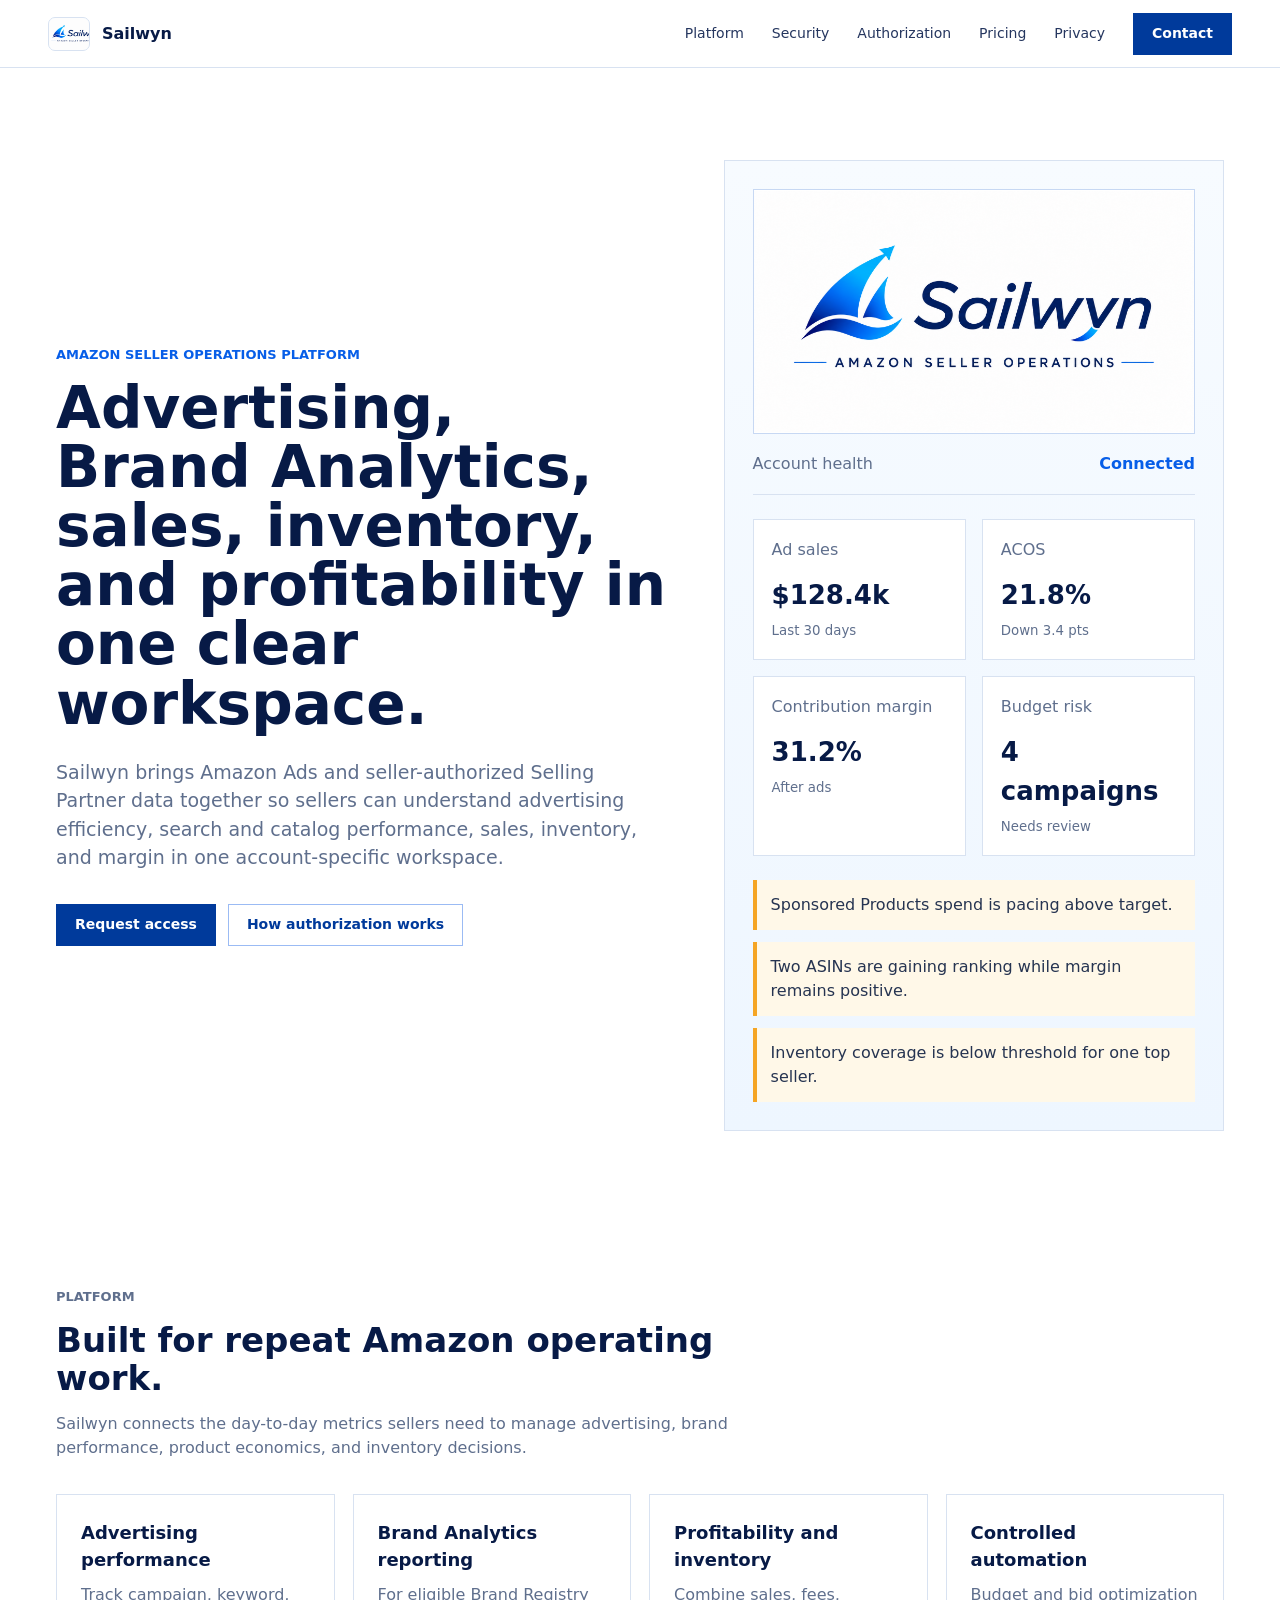
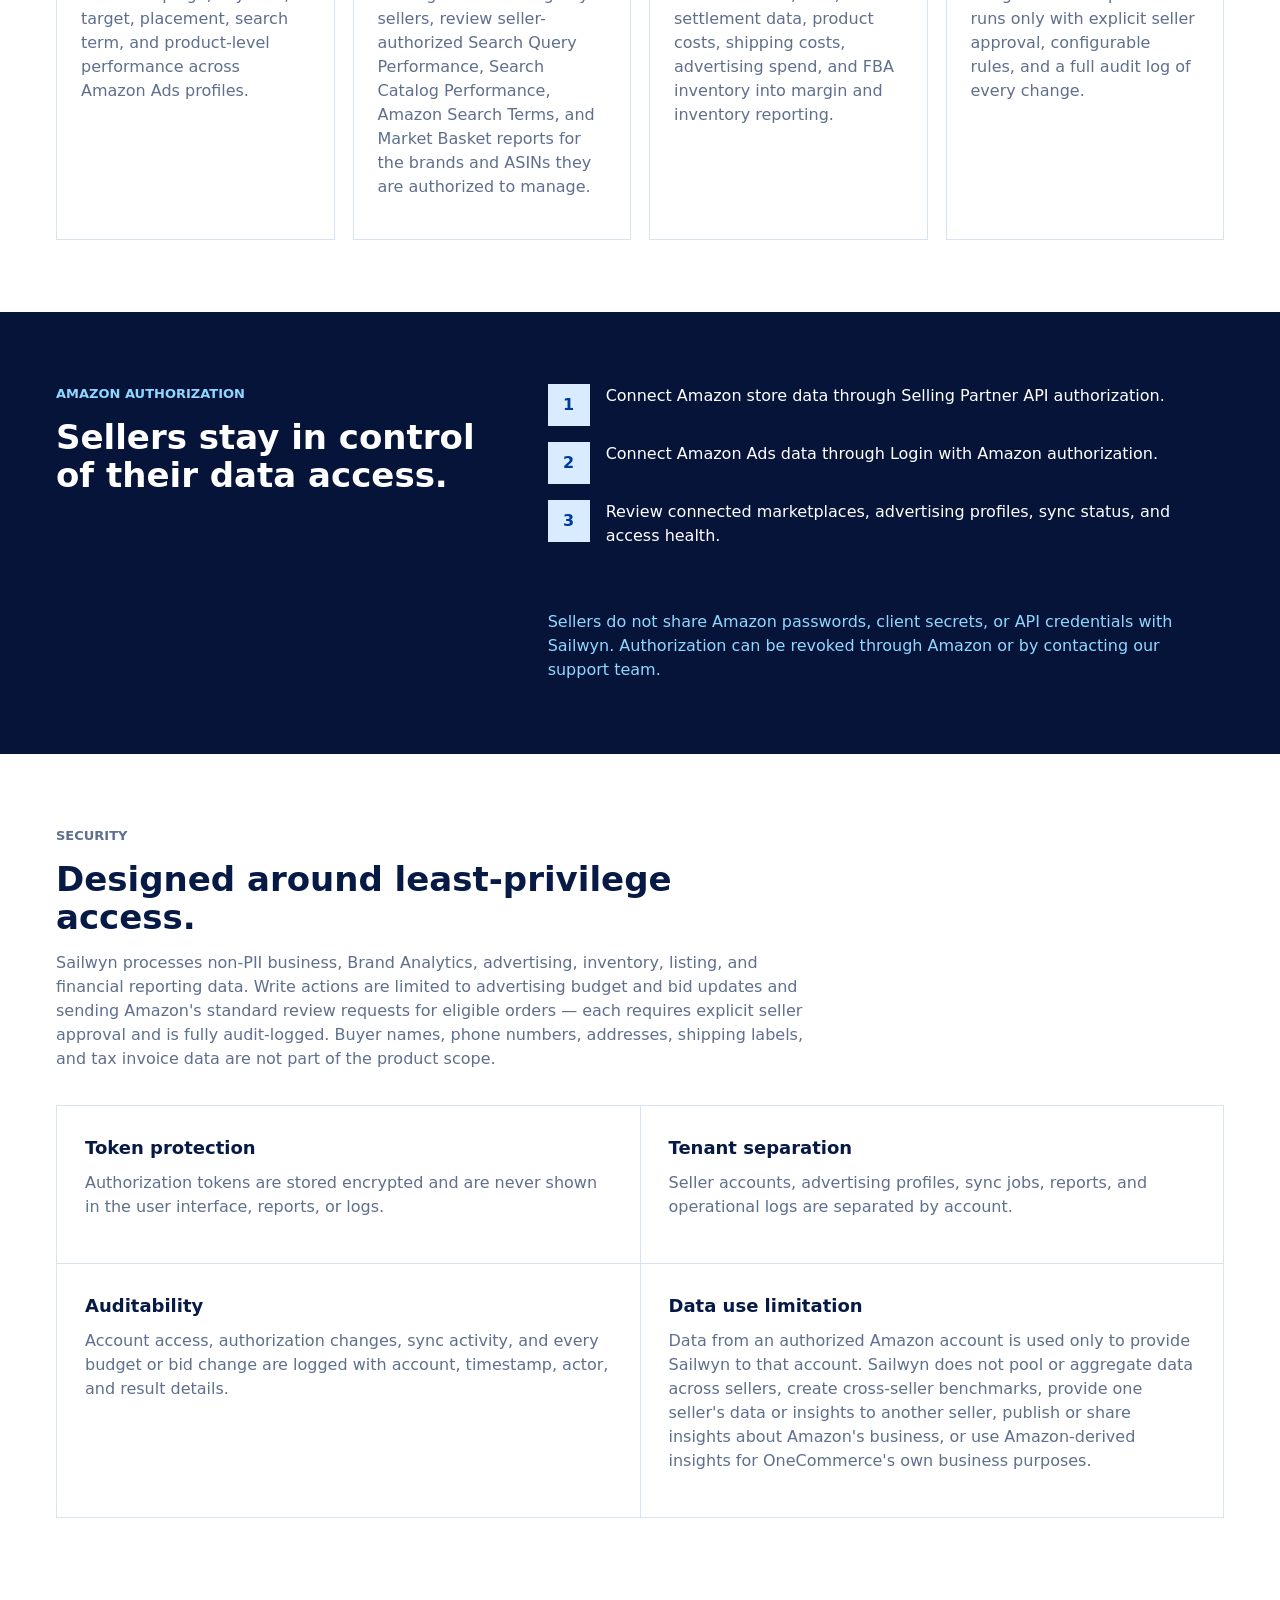
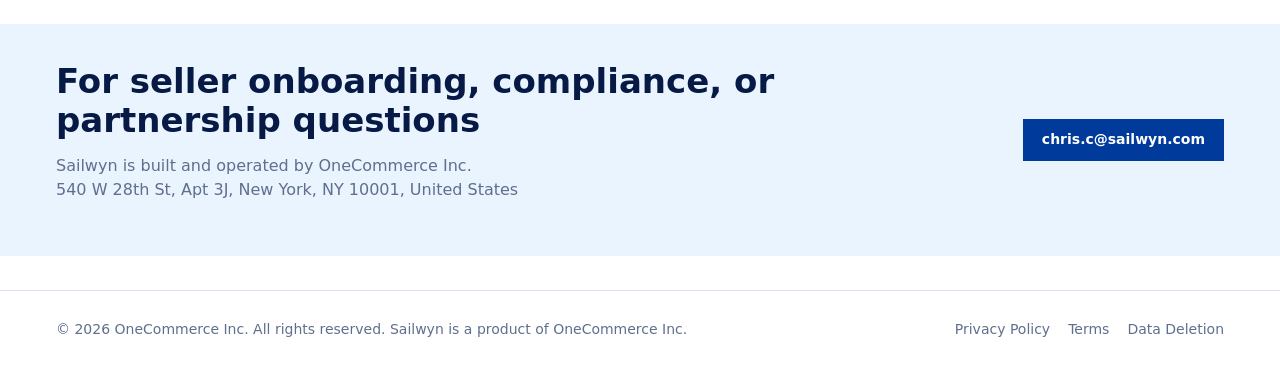
<file: index.html>
<!doctype html>
<html lang="en">
  <head>
    <meta charset="utf-8">
    <meta name="viewport" content="width=device-width, initial-scale=1">
    <title>Sailwyn | Amazon Advertising and Business Intelligence</title>
    <meta name="description" content="Sailwyn helps Amazon sellers connect advertising, sales, inventory, and profitability data in one operational dashboard.">
    <link rel="canonical" href="https://sailwyn.com/">
    <link rel="stylesheet" href="styles.css">
  </head>
  <body>
    <header class="site-header">
      <a class="brand" href="/" aria-label="Sailwyn home">
        <img class="brand-icon" src="assets/sailwyn-logo.png" alt="" aria-hidden="true">
        <span>Sailwyn</span>
      </a>
      <nav class="nav" aria-label="Main navigation">
        <a href="#platform">Platform</a>
        <a href="#security">Security</a>
        <a href="#authorization">Authorization</a>
        <a href="pricing.html">Pricing</a>
        <a href="privacy.html">Privacy</a>
        <a class="nav-button" href="mailto:chris.c@sailwyn.com">Contact</a>
      </nav>
    </header>

    <main>
      <section class="hero">
        <div class="hero-content">
          <p class="eyebrow">Amazon seller operations platform</p>
          <h1>Advertising, Brand Analytics, sales, inventory, and profitability in one clear workspace.</h1>
          <p class="hero-copy">
            Sailwyn brings Amazon Ads and seller-authorized Selling Partner data together so sellers can understand advertising efficiency, search and catalog performance, sales, inventory, and margin in one account-specific workspace.
          </p>
          <div class="hero-actions">
            <a class="primary-button" href="mailto:chris.c@sailwyn.com">Request access</a>
            <a class="secondary-button" href="#authorization">How authorization works</a>
          </div>
        </div>
        <div class="hero-panel" aria-label="Platform snapshot">
          <div class="hero-logo-card">
            <img src="assets/sailwyn-logo.png" alt="Sailwyn logo">
          </div>
          <div class="panel-header">
            <span>Account health</span>
            <strong>Connected</strong>
          </div>
          <div class="metric-grid">
            <div>
              <span>Ad sales</span>
              <strong>$128.4k</strong>
              <small>Last 30 days</small>
            </div>
            <div>
              <span>ACOS</span>
              <strong>21.8%</strong>
              <small>Down 3.4 pts</small>
            </div>
            <div>
              <span>Contribution margin</span>
              <strong>31.2%</strong>
              <small>After ads</small>
            </div>
            <div>
              <span>Budget risk</span>
              <strong>4 campaigns</strong>
              <small>Needs review</small>
            </div>
          </div>
          <div class="signal-list">
            <span>Sponsored Products spend is pacing above target.</span>
            <span>Two ASINs are gaining ranking while margin remains positive.</span>
            <span>Inventory coverage is below threshold for one top seller.</span>
          </div>
        </div>
      </section>

      <section class="section" id="platform">
        <div class="section-heading">
          <p class="eyebrow">Platform</p>
          <h2>Built for repeat Amazon operating work.</h2>
          <p>Sailwyn connects the day-to-day metrics sellers need to manage advertising, brand performance, product economics, and inventory decisions.</p>
        </div>
        <div class="feature-grid">
          <article class="feature-card">
            <h3>Advertising performance</h3>
            <p>Track campaign, keyword, target, placement, search term, and product-level performance across Amazon Ads profiles.</p>
          </article>
          <article class="feature-card">
            <h3>Brand Analytics reporting</h3>
            <p>For eligible Brand Registry sellers, review seller-authorized Search Query Performance, Search Catalog Performance, Amazon Search Terms, and Market Basket reports for the brands and ASINs they are authorized to manage.</p>
          </article>
          <article class="feature-card">
            <h3>Profitability and inventory</h3>
            <p>Combine sales, fees, settlement data, product costs, shipping costs, advertising spend, and FBA inventory into margin and inventory reporting.</p>
          </article>
          <article class="feature-card">
            <h3>Controlled automation</h3>
            <p>Budget and bid optimization runs only with explicit seller approval, configurable rules, and a full audit log of every change.</p>
          </article>
        </div>
      </section>

      <section class="band" id="authorization">
        <div class="band-content">
          <div>
            <p class="eyebrow">Amazon authorization</p>
            <h2>Sellers stay in control of their data access.</h2>
          </div>
          <div class="steps">
            <div>
              <span>1</span>
              <p>Connect Amazon store data through Selling Partner API authorization.</p>
            </div>
            <div>
              <span>2</span>
              <p>Connect Amazon Ads data through Login with Amazon authorization.</p>
            </div>
            <div>
              <span>3</span>
              <p>Review connected marketplaces, advertising profiles, sync status, and access health.</p>
            </div>
          </div>
          <p class="note">
            Sellers do not share Amazon passwords, client secrets, or API credentials with Sailwyn. Authorization can be revoked through Amazon or by contacting our support team.
          </p>
        </div>
      </section>

      <section class="section" id="security">
        <div class="section-heading">
          <p class="eyebrow">Security</p>
          <h2>Designed around least-privilege access.</h2>
          <p>Sailwyn processes non-PII business, Brand Analytics, advertising, inventory, listing, and financial reporting data. Write actions are limited to advertising budget and bid updates and sending Amazon's standard review requests for eligible orders — each requires explicit seller approval and is fully audit-logged. Buyer names, phone numbers, addresses, shipping labels, and tax invoice data are not part of the product scope.</p>
        </div>
        <div class="security-list">
          <div>
            <h3>Token protection</h3>
            <p>Authorization tokens are stored encrypted and are never shown in the user interface, reports, or logs.</p>
          </div>
          <div>
            <h3>Tenant separation</h3>
            <p>Seller accounts, advertising profiles, sync jobs, reports, and operational logs are separated by account.</p>
          </div>
          <div>
            <h3>Auditability</h3>
            <p>Account access, authorization changes, sync activity, and every budget or bid change are logged with account, timestamp, actor, and result details.</p>
          </div>
          <div>
            <h3>Data use limitation</h3>
            <p>Data from an authorized Amazon account is used only to provide Sailwyn to that account. Sailwyn does not pool or aggregate data across sellers, create cross-seller benchmarks, provide one seller's data or insights to another seller, publish or share insights about Amazon's business, or use Amazon-derived insights for OneCommerce's own business purposes.</p>
          </div>
        </div>
      </section>

      <section class="contact-strip">
        <div>
          <h2>For seller onboarding, compliance, or partnership questions</h2>
          <p>Sailwyn is built and operated by OneCommerce Inc.<br>540 W 28th St, Apt 3J, New York, NY 10001, United States</p>
        </div>
        <a class="primary-button" href="mailto:chris.c@sailwyn.com">chris.c@sailwyn.com</a>
      </section>
    </main>

    <footer class="footer">
      <span>&copy; 2026 OneCommerce Inc. All rights reserved. Sailwyn is a product of OneCommerce Inc.</span>
      <div>
        <a href="privacy.html">Privacy Policy</a>
        <a href="terms.html">Terms</a>
        <a href="data-deletion.html">Data Deletion</a>
      </div>
    </footer>
  </body>
</html>
</file>
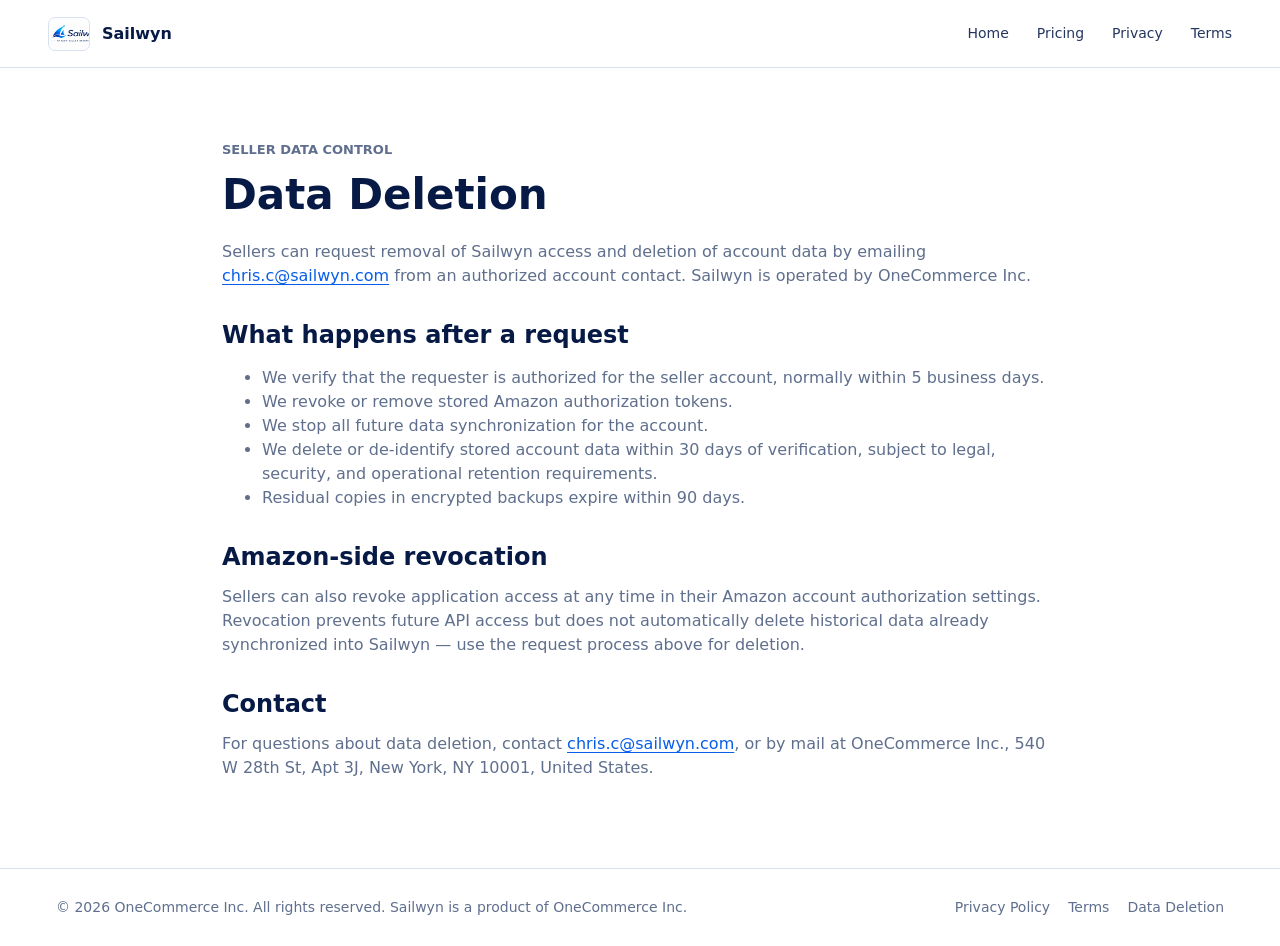
<file: data-deletion.html>
<!doctype html>
<html lang="en">
  <head>
    <meta charset="utf-8">
    <meta name="viewport" content="width=device-width, initial-scale=1">
    <title>Data Deletion | Sailwyn</title>
    <meta name="description" content="How to request deletion of Sailwyn account data.">
    <link rel="stylesheet" href="styles.css">
  </head>
  <body>
    <header class="site-header">
      <a class="brand" href="/">
        <img class="brand-icon" src="assets/sailwyn-logo.png" alt="" aria-hidden="true">
        <span>Sailwyn</span>
      </a>
      <nav class="nav" aria-label="Main navigation">
        <a href="/">Home</a>
        <a href="pricing.html">Pricing</a>
        <a href="privacy.html">Privacy</a>
        <a href="terms.html">Terms</a>
      </nav>
    </header>
    <main class="legal-page">
      <p class="eyebrow">Seller data control</p>
      <h1>Data Deletion</h1>
      <p>Sellers can request removal of Sailwyn access and deletion of account data by emailing <a href="mailto:chris.c@sailwyn.com">chris.c@sailwyn.com</a> from an authorized account contact. Sailwyn is operated by OneCommerce Inc.</p>

      <h2>What happens after a request</h2>
      <ul>
        <li>We verify that the requester is authorized for the seller account, normally within 5 business days.</li>
        <li>We revoke or remove stored Amazon authorization tokens.</li>
        <li>We stop all future data synchronization for the account.</li>
        <li>We delete or de-identify stored account data within 30 days of verification, subject to legal, security, and operational retention requirements.</li>
        <li>Residual copies in encrypted backups expire within 90 days.</li>
      </ul>

      <h2>Amazon-side revocation</h2>
      <p>Sellers can also revoke application access at any time in their Amazon account authorization settings. Revocation prevents future API access but does not automatically delete historical data already synchronized into Sailwyn — use the request process above for deletion.</p>

      <h2>Contact</h2>
      <p>For questions about data deletion, contact <a href="mailto:chris.c@sailwyn.com">chris.c@sailwyn.com</a>, or by mail at OneCommerce Inc., 540 W 28th St, Apt 3J, New York, NY 10001, United States.</p>
    </main>
    <footer class="footer">
      <span>&copy; 2026 OneCommerce Inc. All rights reserved. Sailwyn is a product of OneCommerce Inc.</span>
      <div>
        <a href="privacy.html">Privacy Policy</a>
        <a href="terms.html">Terms</a>
        <a href="data-deletion.html">Data Deletion</a>
      </div>
    </footer>
  </body>
</html>
</file>
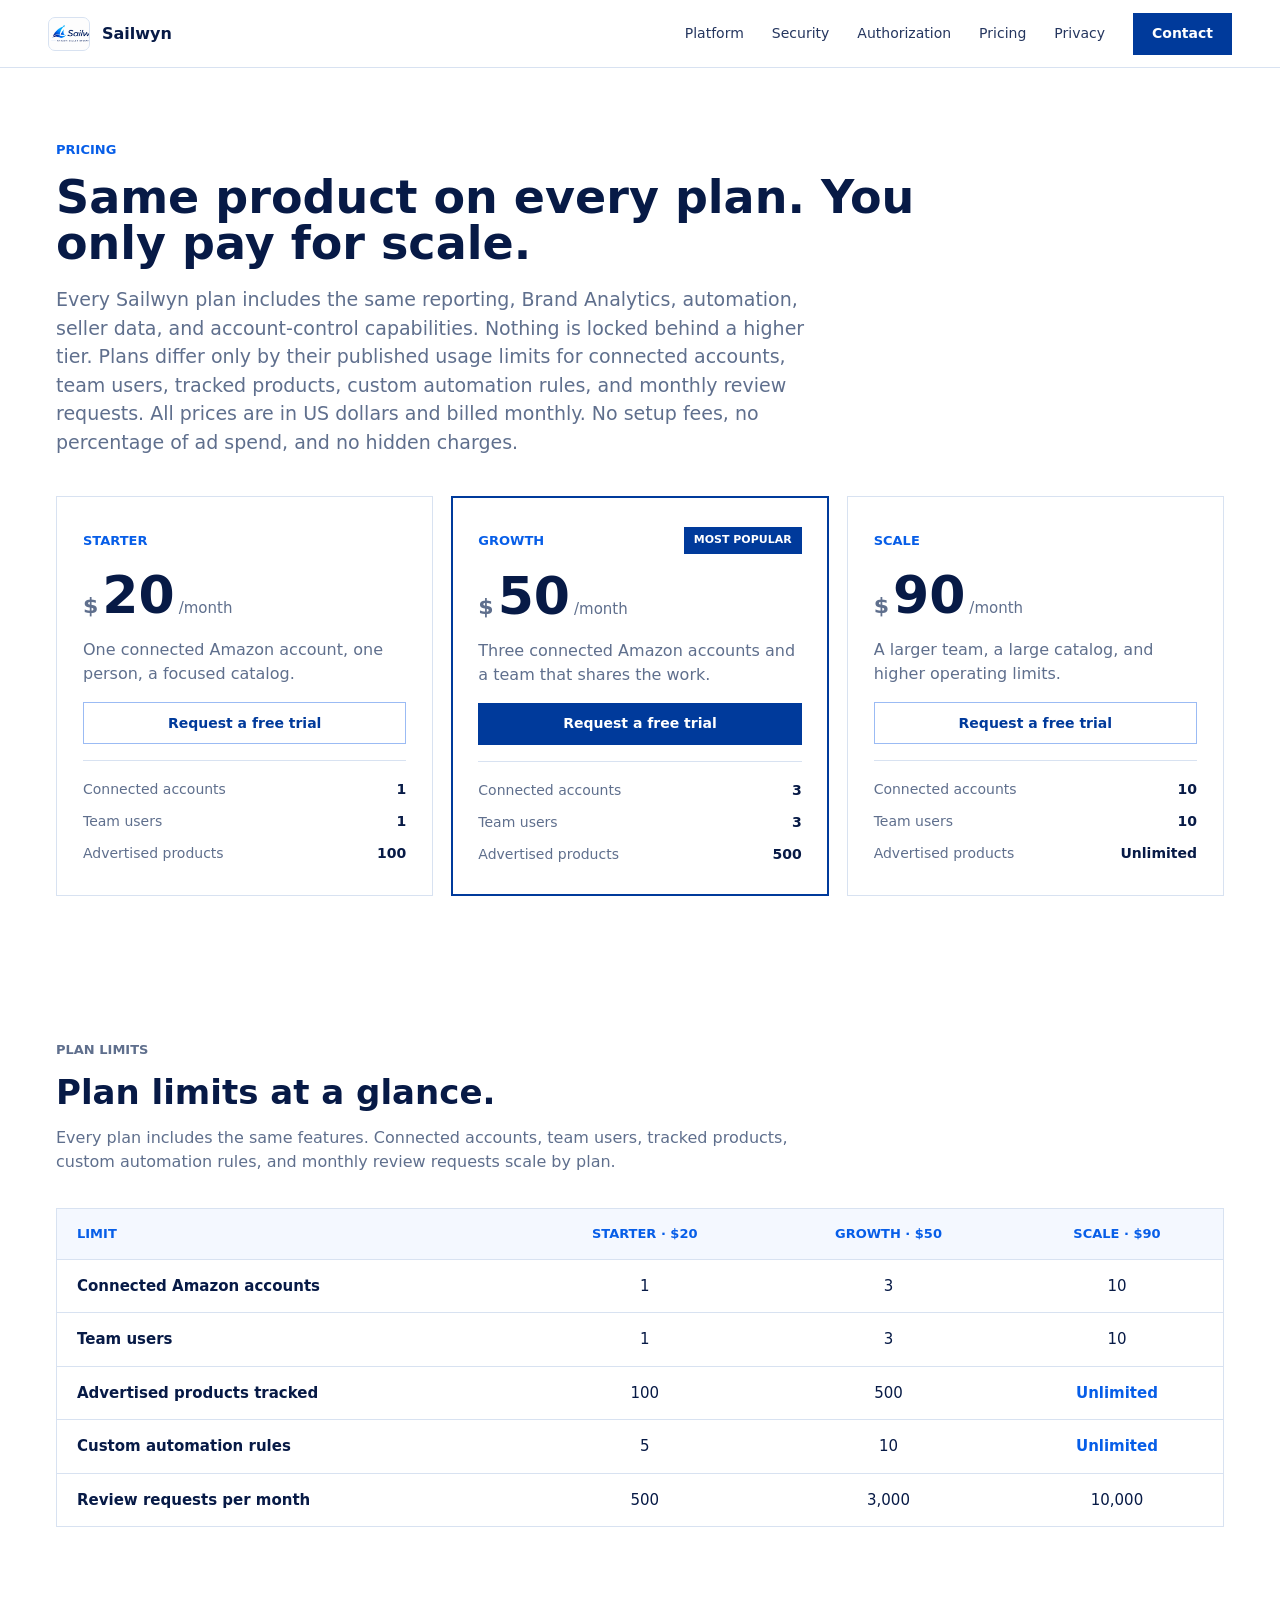
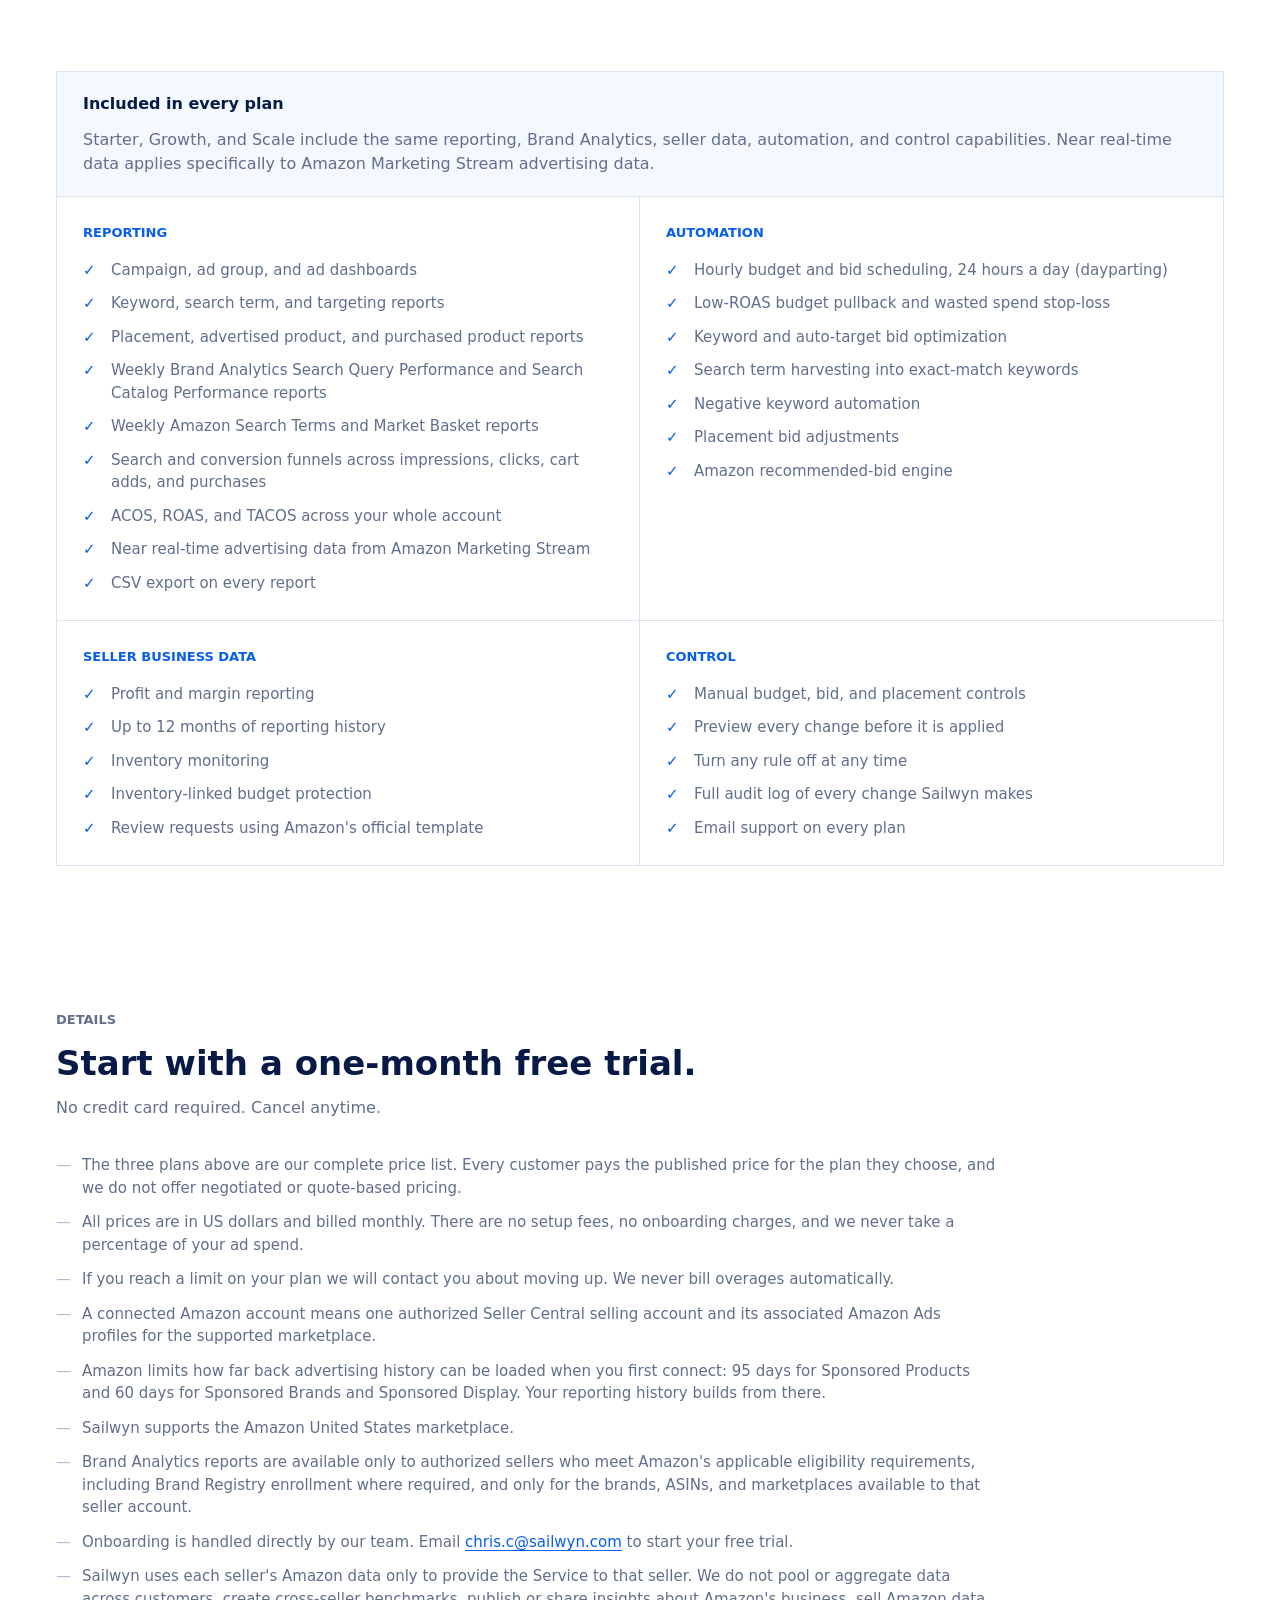
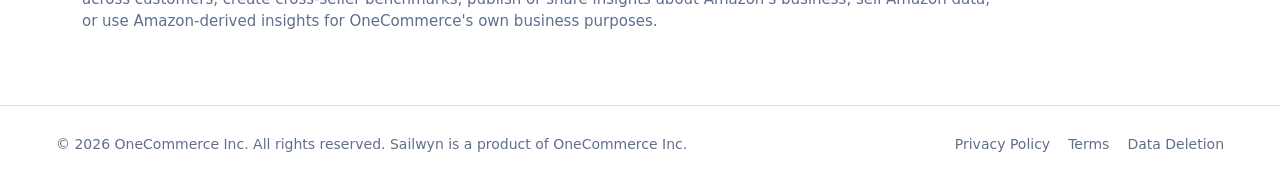
<file: pricing.html>
<!doctype html>
<html lang="en">
  <head>
    <meta charset="utf-8">
    <meta name="viewport" content="width=device-width, initial-scale=1">
    <title>Pricing | Sailwyn</title>
    <meta name="description" content="Sailwyn pricing: $20, $50, or $90 per month. Every plan includes the same reporting, Brand Analytics, automation, seller data, and control features.">
    <link rel="canonical" href="https://sailwyn.com/pricing.html">
    <link rel="stylesheet" href="styles.css">
  </head>
  <body>
    <header class="site-header">
      <a class="brand" href="/" aria-label="Sailwyn home">
        <img class="brand-icon" src="assets/sailwyn-logo.png" alt="" aria-hidden="true">
        <span>Sailwyn</span>
      </a>
      <nav class="nav" aria-label="Main navigation">
        <a href="/#platform">Platform</a>
        <a href="/#security">Security</a>
        <a href="/#authorization">Authorization</a>
        <a href="pricing.html">Pricing</a>
        <a href="privacy.html">Privacy</a>
        <a class="nav-button" href="mailto:chris.c@sailwyn.com">Contact</a>
      </nav>
    </header>

    <main>
      <section class="page-head">
        <p class="eyebrow">Pricing</p>
        <h1>Same product on every plan. You only pay for scale.</h1>
        <p class="page-lede">
          Every Sailwyn plan includes the same reporting, Brand Analytics, automation, seller data, and account-control capabilities. Nothing is locked behind a higher tier. Plans differ only by their published usage limits for connected accounts, team users, tracked products, custom automation rules, and monthly review requests. All prices are in US dollars and billed monthly. No setup fees, no percentage of ad spend, and no hidden charges.
        </p>
      </section>

      <section class="section">
        <div class="plan-grid">

          <article class="plan-card">
            <div class="plan-top">
              <span class="plan-name">Starter</span>
            </div>
            <p class="plan-price">
              <span class="currency">$</span><span class="amount">20</span><span class="period">/month</span>
            </p>
            <p class="plan-desc">One connected Amazon account, one person, a focused catalog.</p>
            <a class="secondary-button plan-button" href="mailto:chris.c@sailwyn.com?subject=Sailwyn%20Starter%20Free%20Trial%20Request">Request a free trial</a>
            <ul class="plan-specs">
              <li><span>Connected accounts</span><strong>1</strong></li>
              <li><span>Team users</span><strong>1</strong></li>
              <li><span>Advertised products</span><strong>100</strong></li>
            </ul>
          </article>

          <article class="plan-card featured">
            <div class="plan-top">
              <span class="plan-name">Growth</span>
              <span class="plan-tag">Most popular</span>
            </div>
            <p class="plan-price">
              <span class="currency">$</span><span class="amount">50</span><span class="period">/month</span>
            </p>
            <p class="plan-desc">Three connected Amazon accounts and a team that shares the work.</p>
            <a class="primary-button plan-button" href="mailto:chris.c@sailwyn.com?subject=Sailwyn%20Growth%20Free%20Trial%20Request">Request a free trial</a>
            <ul class="plan-specs">
              <li><span>Connected accounts</span><strong>3</strong></li>
              <li><span>Team users</span><strong>3</strong></li>
              <li><span>Advertised products</span><strong>500</strong></li>
            </ul>
          </article>

          <article class="plan-card">
            <div class="plan-top">
              <span class="plan-name">Scale</span>
            </div>
            <p class="plan-price">
              <span class="currency">$</span><span class="amount">90</span><span class="period">/month</span>
            </p>
            <p class="plan-desc">A larger team, a large catalog, and higher operating limits.</p>
            <a class="secondary-button plan-button" href="mailto:chris.c@sailwyn.com?subject=Sailwyn%20Scale%20Free%20Trial%20Request">Request a free trial</a>
            <ul class="plan-specs">
              <li><span>Connected accounts</span><strong>10</strong></li>
              <li><span>Team users</span><strong>10</strong></li>
              <li><span>Advertised products</span><strong>Unlimited</strong></li>
            </ul>
          </article>

        </div>
      </section>

      <section class="section">
        <div class="section-heading">
          <p class="eyebrow">Plan limits</p>
          <h2>Plan limits at a glance.</h2>
          <p>Every plan includes the same features. Connected accounts, team users, tracked products, custom automation rules, and monthly review requests scale by plan.</p>
        </div>

        <p class="scroll-hint">Scroll the table sideways to compare all three plans.</p>

        <div class="limits-wrap">
          <table class="limits-table">
            <thead>
              <tr>
                <th scope="col">Limit</th>
                <th scope="col">Starter &middot; $20</th>
                <th scope="col">Growth &middot; $50</th>
                <th scope="col">Scale &middot; $90</th>
              </tr>
            </thead>
            <tbody>
              <tr>
                <th scope="row">Connected Amazon accounts</th>
                <td>1</td><td>3</td><td>10</td>
              </tr>
              <tr>
                <th scope="row">Team users</th>
                <td>1</td><td>3</td><td>10</td>
              </tr>
              <tr>
                <th scope="row">Advertised products tracked</th>
                <td>100</td><td>500</td><td class="limit-max">Unlimited</td>
              </tr>
              <tr>
                <th scope="row">Custom automation rules</th>
                <td>5</td><td>10</td><td class="limit-max">Unlimited</td>
              </tr>
              <tr>
                <th scope="row">Review requests per month</th>
                <td>500</td><td>3,000</td><td>10,000</td>
              </tr>
            </tbody>
          </table>
        </div>
      </section>

      <section class="section">
        <div class="included-wrap">
          <div class="included-head">
            <strong>Included in every plan</strong>
            <span>Starter, Growth, and Scale include the same reporting, Brand Analytics, seller data, automation, and control capabilities. Near real-time data applies specifically to Amazon Marketing Stream advertising data.</span>
          </div>
          <div class="included-grid">

            <div class="included-col">
              <h3>Reporting</h3>
              <ul>
                <li>Campaign, ad group, and ad dashboards</li>
                <li>Keyword, search term, and targeting reports</li>
                <li>Placement, advertised product, and purchased product reports</li>
                <li>Weekly Brand Analytics Search Query Performance and Search Catalog Performance reports</li>
                <li>Weekly Amazon Search Terms and Market Basket reports</li>
                <li>Search and conversion funnels across impressions, clicks, cart adds, and purchases</li>
                <li>ACOS, ROAS, and TACOS across your whole account</li>
                <li>Near real-time advertising data from Amazon Marketing Stream</li>
                <li>CSV export on every report</li>
              </ul>
            </div>

            <div class="included-col">
              <h3>Automation</h3>
              <ul>
                <li>Hourly budget and bid scheduling, 24 hours a day (dayparting)</li>
                <li>Low-ROAS budget pullback and wasted spend stop-loss</li>
                <li>Keyword and auto-target bid optimization</li>
                <li>Search term harvesting into exact-match keywords</li>
                <li>Negative keyword automation</li>
                <li>Placement bid adjustments</li>
                <li>Amazon recommended-bid engine</li>
              </ul>
            </div>

            <div class="included-col">
              <h3>Seller business data</h3>
              <ul>
                <li>Profit and margin reporting</li>
                <li>Up to 12 months of reporting history</li>
                <li>Inventory monitoring</li>
                <li>Inventory-linked budget protection</li>
                <li>Review requests using Amazon's official template</li>
              </ul>
            </div>

            <div class="included-col">
              <h3>Control</h3>
              <ul>
                <li>Manual budget, bid, and placement controls</li>
                <li>Preview every change before it is applied</li>
                <li>Turn any rule off at any time</li>
                <li>Full audit log of every change Sailwyn makes</li>
                <li>Email support on every plan</li>
              </ul>
            </div>

          </div>
        </div>
      </section>

      <section class="section">
        <div class="section-heading">
          <p class="eyebrow">Details</p>
          <h2>Start with a one-month free trial.</h2>
          <p>No credit card required. Cancel anytime.</p>
        </div>
        <div class="fineprint">
          <ul>
            <li>The three plans above are our complete price list. Every customer pays the published price for the plan they choose, and we do not offer negotiated or quote-based pricing.</li>
            <li>All prices are in US dollars and billed monthly. There are no setup fees, no onboarding charges, and we never take a percentage of your ad spend.</li>
            <li>If you reach a limit on your plan we will contact you about moving up. We never bill overages automatically.</li>
            <li>A connected Amazon account means one authorized Seller Central selling account and its associated Amazon Ads profiles for the supported marketplace.</li>
            <li>Amazon limits how far back advertising history can be loaded when you first connect: 95 days for Sponsored Products and 60 days for Sponsored Brands and Sponsored Display. Your reporting history builds from there.</li>
            <li>Sailwyn supports the Amazon United States marketplace.</li>
            <li>Brand Analytics reports are available only to authorized sellers who meet Amazon's applicable eligibility requirements, including Brand Registry enrollment where required, and only for the brands, ASINs, and marketplaces available to that seller account.</li>
            <li>Onboarding is handled directly by our team. Email <a href="mailto:chris.c@sailwyn.com">chris.c@sailwyn.com</a> to start your free trial.</li>
            <li>Sailwyn uses each seller's Amazon data only to provide the Service to that seller. We do not pool or aggregate data across customers, create cross-seller benchmarks, publish or share insights about Amazon's business, sell Amazon data, or use Amazon-derived insights for OneCommerce's own business purposes.</li>
          </ul>
        </div>
      </section>
    </main>

    <footer class="footer">
      <span>&copy; 2026 OneCommerce Inc. All rights reserved. Sailwyn is a product of OneCommerce Inc.</span>
      <div>
        <a href="privacy.html">Privacy Policy</a>
        <a href="terms.html">Terms</a>
        <a href="data-deletion.html">Data Deletion</a>
      </div>
    </footer>

  </body>
</html>
</file>
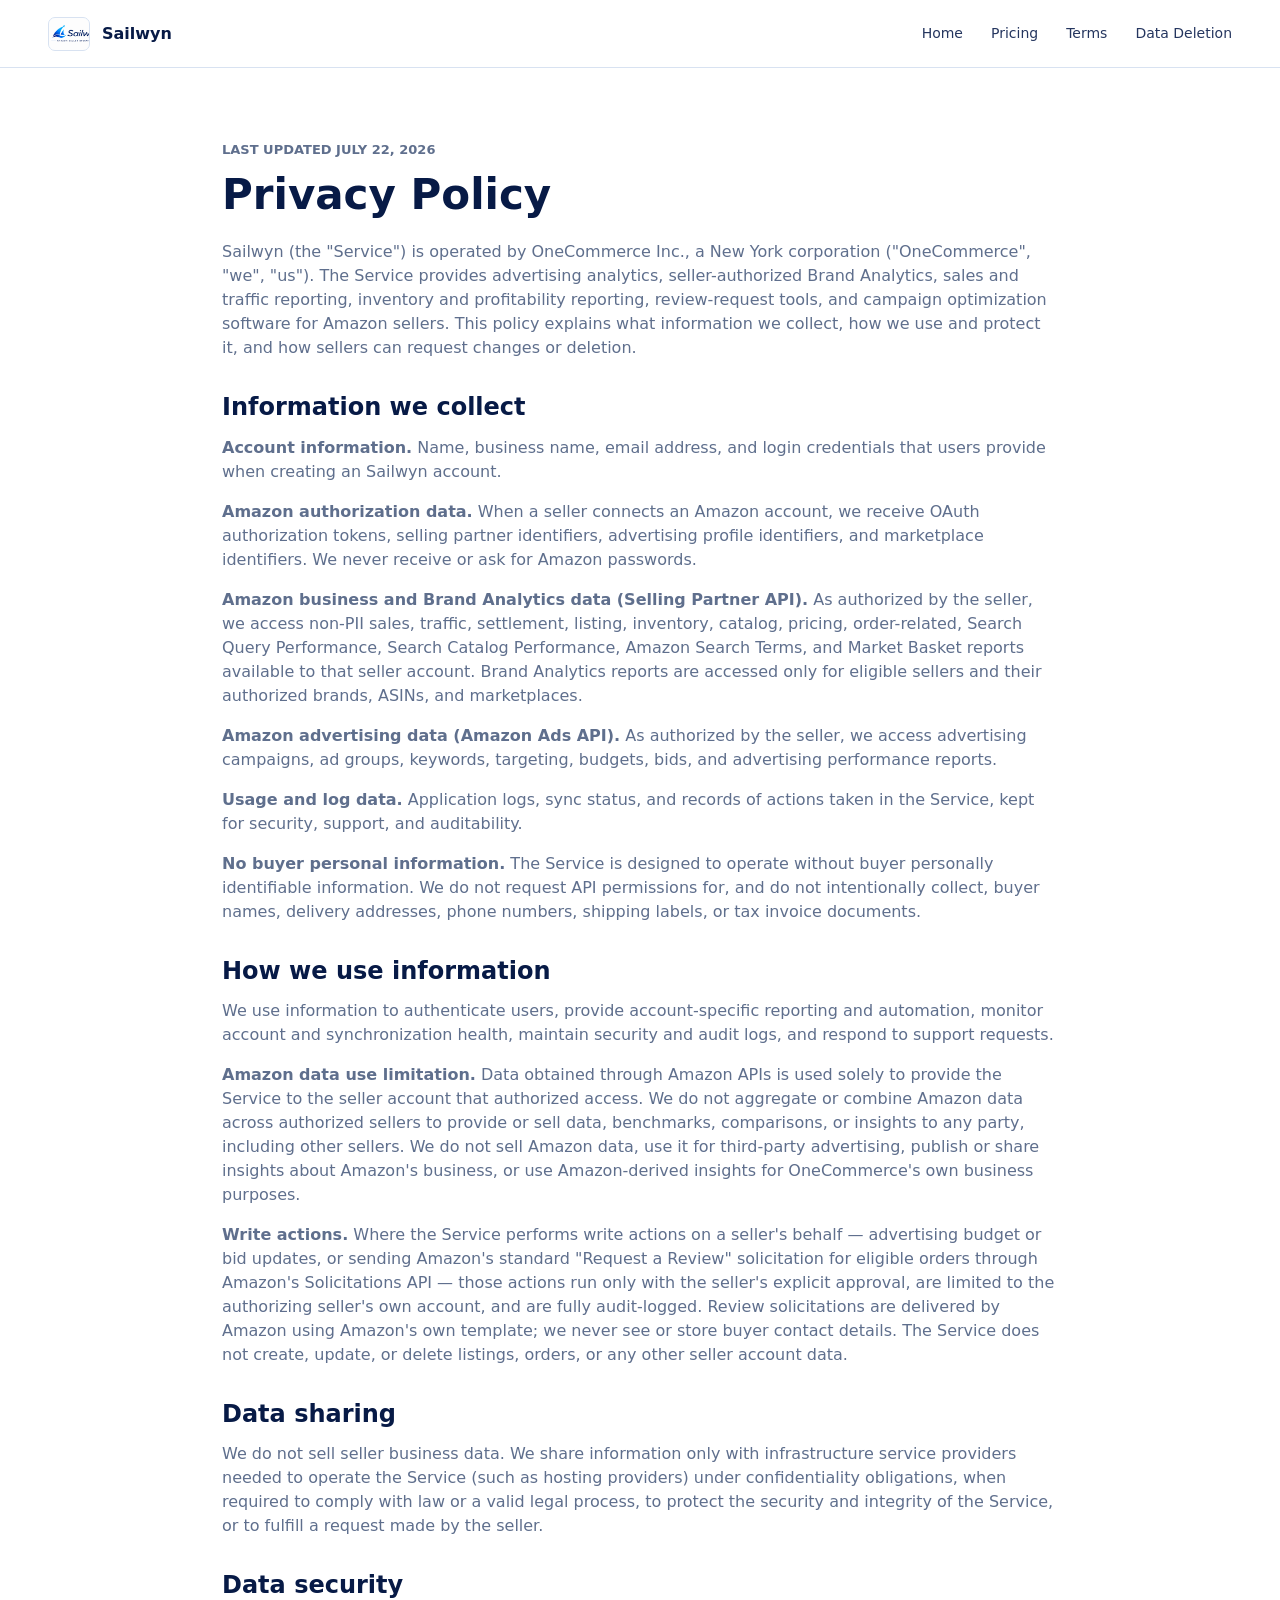
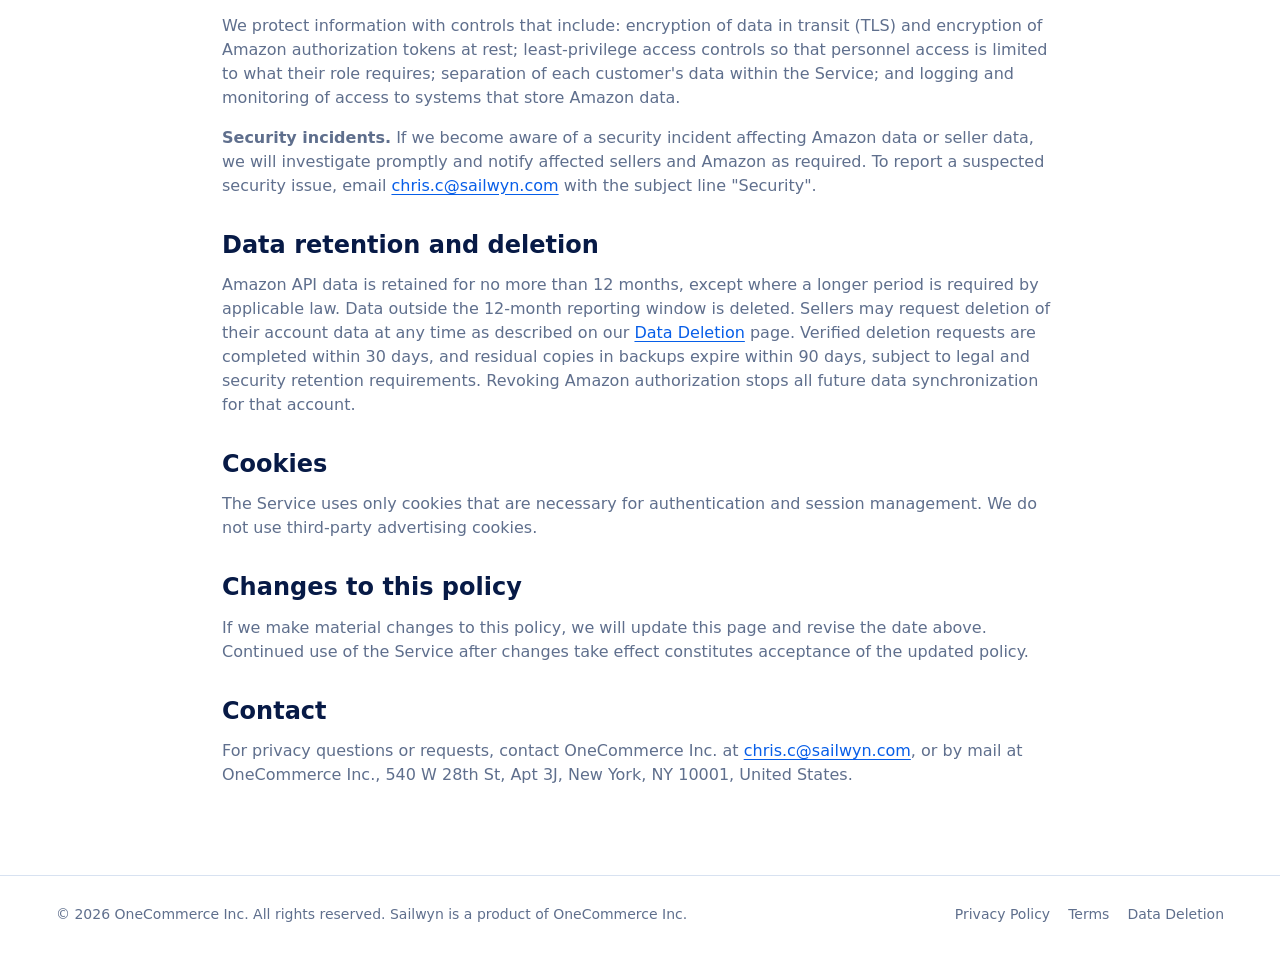
<file: privacy.html>
<!doctype html>
<html lang="en">
  <head>
    <meta charset="utf-8">
    <meta name="viewport" content="width=device-width, initial-scale=1">
    <title>Privacy Policy | Sailwyn</title>
    <meta name="description" content="Sailwyn privacy policy.">
    <link rel="stylesheet" href="styles.css">
  </head>
  <body>
    <header class="site-header">
      <a class="brand" href="/">
        <img class="brand-icon" src="assets/sailwyn-logo.png" alt="" aria-hidden="true">
        <span>Sailwyn</span>
      </a>
      <nav class="nav" aria-label="Main navigation">
        <a href="/">Home</a>
        <a href="pricing.html">Pricing</a>
        <a href="terms.html">Terms</a>
        <a href="data-deletion.html">Data Deletion</a>
      </nav>
    </header>
    <main class="legal-page">
      <p class="eyebrow">Last updated July 22, 2026</p>
      <h1>Privacy Policy</h1>
      <p>Sailwyn (the "Service") is operated by OneCommerce Inc., a New York corporation ("OneCommerce", "we", "us"). The Service provides advertising analytics, seller-authorized Brand Analytics, sales and traffic reporting, inventory and profitability reporting, review-request tools, and campaign optimization software for Amazon sellers. This policy explains what information we collect, how we use and protect it, and how sellers can request changes or deletion.</p>

      <h2>Information we collect</h2>
      <p><strong>Account information.</strong> Name, business name, email address, and login credentials that users provide when creating an Sailwyn account.</p>
      <p><strong>Amazon authorization data.</strong> When a seller connects an Amazon account, we receive OAuth authorization tokens, selling partner identifiers, advertising profile identifiers, and marketplace identifiers. We never receive or ask for Amazon passwords.</p>
      <p><strong>Amazon business and Brand Analytics data (Selling Partner API).</strong> As authorized by the seller, we access non-PII sales, traffic, settlement, listing, inventory, catalog, pricing, order-related, Search Query Performance, Search Catalog Performance, Amazon Search Terms, and Market Basket reports available to that seller account. Brand Analytics reports are accessed only for eligible sellers and their authorized brands, ASINs, and marketplaces.</p>
      <p><strong>Amazon advertising data (Amazon Ads API).</strong> As authorized by the seller, we access advertising campaigns, ad groups, keywords, targeting, budgets, bids, and advertising performance reports.</p>
      <p><strong>Usage and log data.</strong> Application logs, sync status, and records of actions taken in the Service, kept for security, support, and auditability.</p>
      <p><strong>No buyer personal information.</strong> The Service is designed to operate without buyer personally identifiable information. We do not request API permissions for, and do not intentionally collect, buyer names, delivery addresses, phone numbers, shipping labels, or tax invoice documents.</p>

      <h2>How we use information</h2>
      <p>We use information to authenticate users, provide account-specific reporting and automation, monitor account and synchronization health, maintain security and audit logs, and respond to support requests.</p>
      <p><strong>Amazon data use limitation.</strong> Data obtained through Amazon APIs is used solely to provide the Service to the seller account that authorized access. We do not aggregate or combine Amazon data across authorized sellers to provide or sell data, benchmarks, comparisons, or insights to any party, including other sellers. We do not sell Amazon data, use it for third-party advertising, publish or share insights about Amazon's business, or use Amazon-derived insights for OneCommerce's own business purposes.</p>
      <p><strong>Write actions.</strong> Where the Service performs write actions on a seller's behalf — advertising budget or bid updates, or sending Amazon's standard "Request a Review" solicitation for eligible orders through Amazon's Solicitations API — those actions run only with the seller's explicit approval, are limited to the authorizing seller's own account, and are fully audit-logged. Review solicitations are delivered by Amazon using Amazon's own template; we never see or store buyer contact details. The Service does not create, update, or delete listings, orders, or any other seller account data.</p>

      <h2>Data sharing</h2>
      <p>We do not sell seller business data. We share information only with infrastructure service providers needed to operate the Service (such as hosting providers) under confidentiality obligations, when required to comply with law or a valid legal process, to protect the security and integrity of the Service, or to fulfill a request made by the seller.</p>

      <h2>Data security</h2>
      <p>We protect information with controls that include: encryption of data in transit (TLS) and encryption of Amazon authorization tokens at rest; least-privilege access controls so that personnel access is limited to what their role requires; separation of each customer's data within the Service; and logging and monitoring of access to systems that store Amazon data.</p>
      <p><strong>Security incidents.</strong> If we become aware of a security incident affecting Amazon data or seller data, we will investigate promptly and notify affected sellers and Amazon as required. To report a suspected security issue, email <a href="mailto:chris.c@sailwyn.com">chris.c@sailwyn.com</a> with the subject line "Security".</p>

      <h2>Data retention and deletion</h2>
      <p>Amazon API data is retained for no more than 12 months, except where a longer period is required by applicable law. Data outside the 12-month reporting window is deleted. Sellers may request deletion of their account data at any time as described on our <a href="data-deletion.html">Data Deletion</a> page. Verified deletion requests are completed within 30 days, and residual copies in backups expire within 90 days, subject to legal and security retention requirements. Revoking Amazon authorization stops all future data synchronization for that account.</p>

      <h2>Cookies</h2>
      <p>The Service uses only cookies that are necessary for authentication and session management. We do not use third-party advertising cookies.</p>

      <h2>Changes to this policy</h2>
      <p>If we make material changes to this policy, we will update this page and revise the date above. Continued use of the Service after changes take effect constitutes acceptance of the updated policy.</p>

      <h2>Contact</h2>
      <p>For privacy questions or requests, contact OneCommerce Inc. at <a href="mailto:chris.c@sailwyn.com">chris.c@sailwyn.com</a>, or by mail at OneCommerce Inc., 540 W 28th St, Apt 3J, New York, NY 10001, United States.</p>
    </main>
    <footer class="footer">
      <span>&copy; 2026 OneCommerce Inc. All rights reserved. Sailwyn is a product of OneCommerce Inc.</span>
      <div>
        <a href="privacy.html">Privacy Policy</a>
        <a href="terms.html">Terms</a>
        <a href="data-deletion.html">Data Deletion</a>
      </div>
    </footer>
  </body>
</html>
</file>
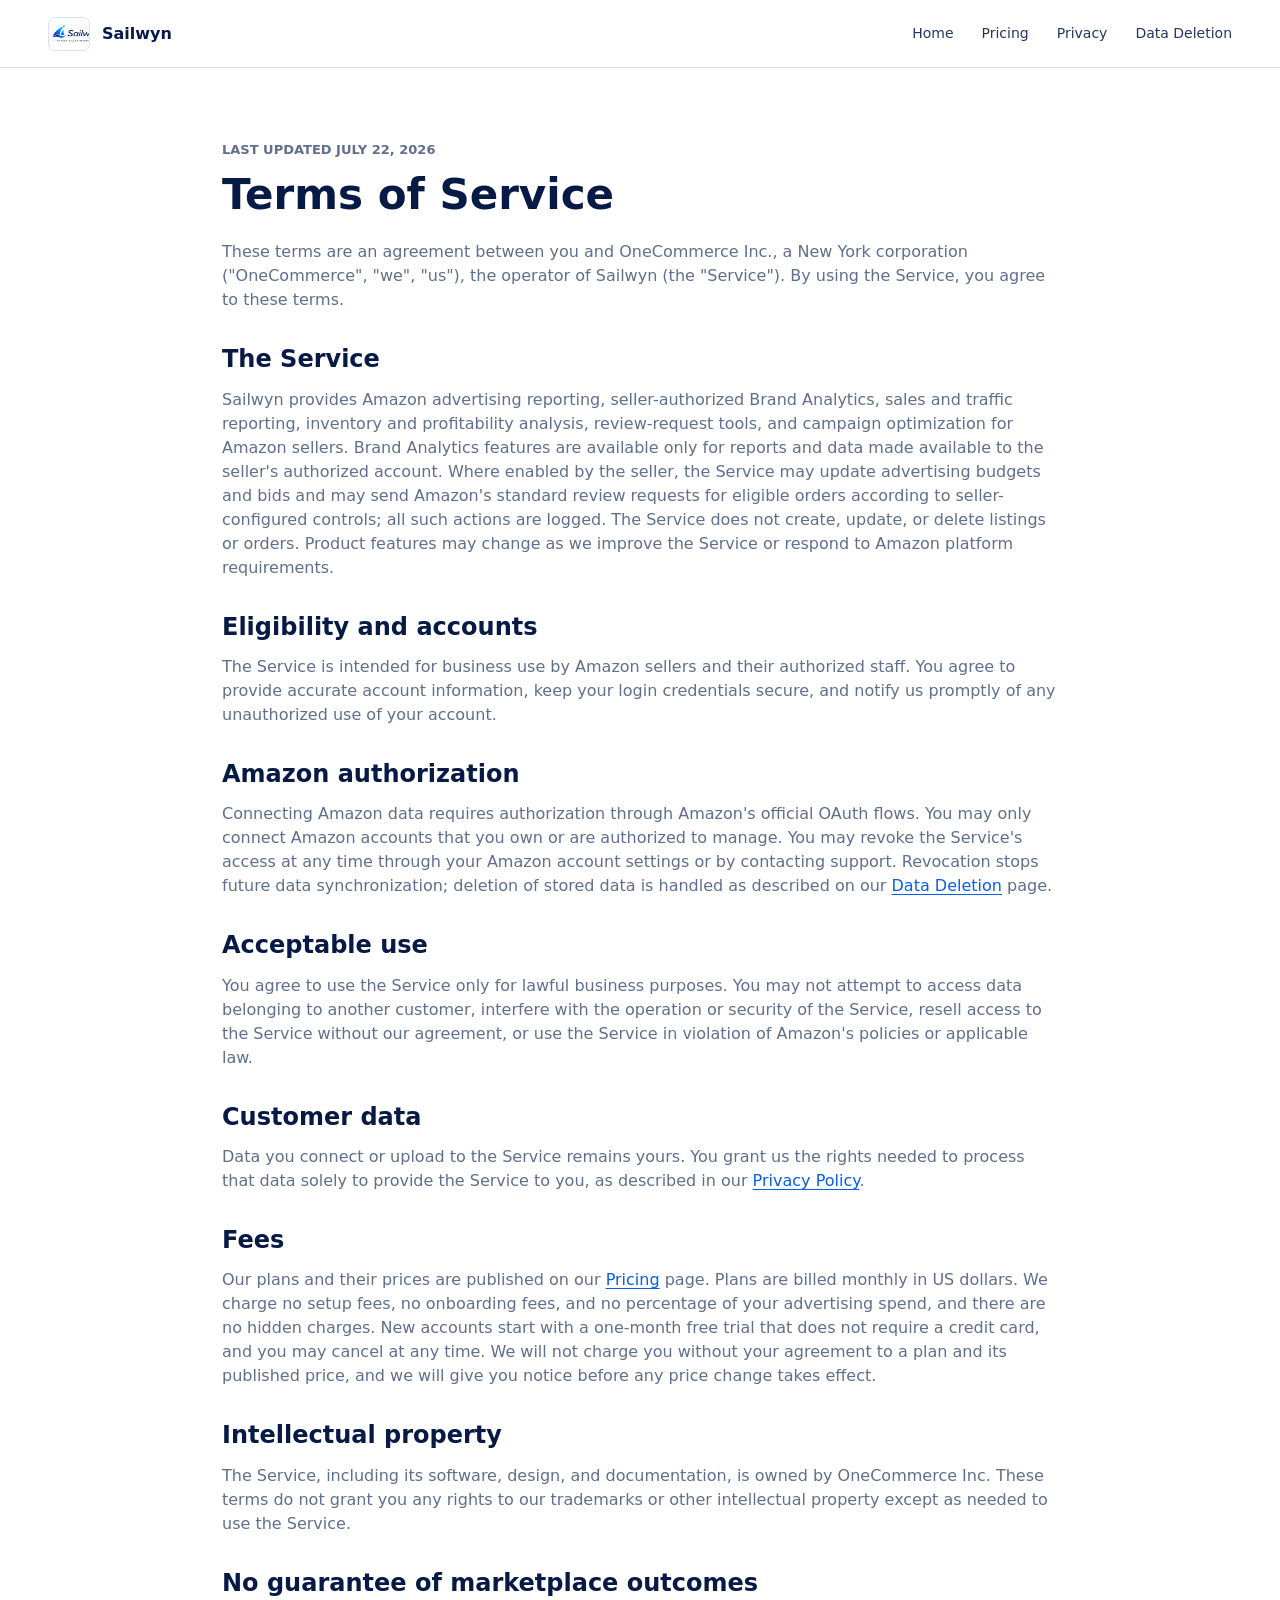
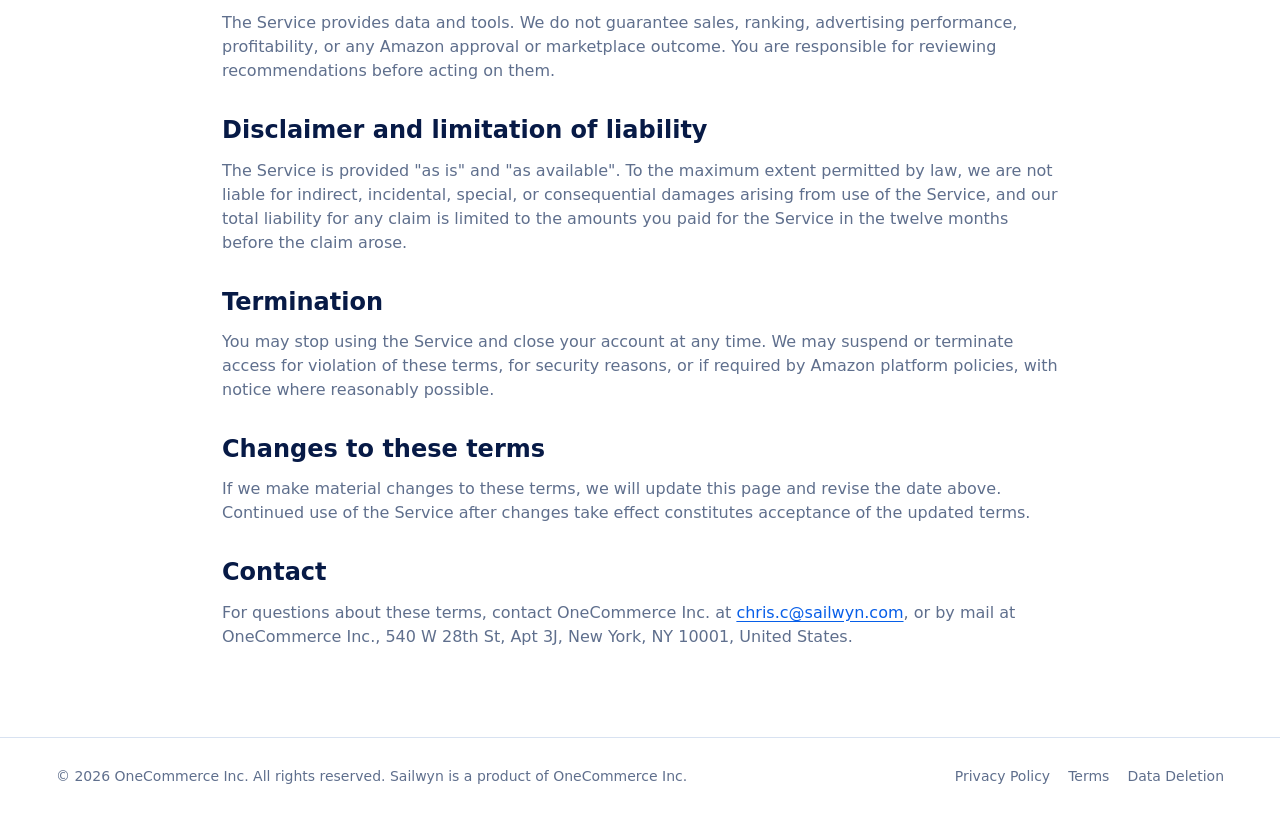
<file: terms.html>
<!doctype html>
<html lang="en">
  <head>
    <meta charset="utf-8">
    <meta name="viewport" content="width=device-width, initial-scale=1">
    <title>Terms of Service | Sailwyn</title>
    <meta name="description" content="Sailwyn terms of service.">
    <link rel="stylesheet" href="styles.css">
  </head>
  <body>
    <header class="site-header">
      <a class="brand" href="/">
        <img class="brand-icon" src="assets/sailwyn-logo.png" alt="" aria-hidden="true">
        <span>Sailwyn</span>
      </a>
      <nav class="nav" aria-label="Main navigation">
        <a href="/">Home</a>
        <a href="pricing.html">Pricing</a>
        <a href="privacy.html">Privacy</a>
        <a href="data-deletion.html">Data Deletion</a>
      </nav>
    </header>
    <main class="legal-page">
      <p class="eyebrow">Last updated July 22, 2026</p>
      <h1>Terms of Service</h1>
      <p>These terms are an agreement between you and OneCommerce Inc., a New York corporation ("OneCommerce", "we", "us"), the operator of Sailwyn (the "Service"). By using the Service, you agree to these terms.</p>

      <h2>The Service</h2>
      <p>Sailwyn provides Amazon advertising reporting, seller-authorized Brand Analytics, sales and traffic reporting, inventory and profitability analysis, review-request tools, and campaign optimization for Amazon sellers. Brand Analytics features are available only for reports and data made available to the seller's authorized account. Where enabled by the seller, the Service may update advertising budgets and bids and may send Amazon's standard review requests for eligible orders according to seller-configured controls; all such actions are logged. The Service does not create, update, or delete listings or orders. Product features may change as we improve the Service or respond to Amazon platform requirements.</p>

      <h2>Eligibility and accounts</h2>
      <p>The Service is intended for business use by Amazon sellers and their authorized staff. You agree to provide accurate account information, keep your login credentials secure, and notify us promptly of any unauthorized use of your account.</p>

      <h2>Amazon authorization</h2>
      <p>Connecting Amazon data requires authorization through Amazon's official OAuth flows. You may only connect Amazon accounts that you own or are authorized to manage. You may revoke the Service's access at any time through your Amazon account settings or by contacting support. Revocation stops future data synchronization; deletion of stored data is handled as described on our <a href="data-deletion.html">Data Deletion</a> page.</p>

      <h2>Acceptable use</h2>
      <p>You agree to use the Service only for lawful business purposes. You may not attempt to access data belonging to another customer, interfere with the operation or security of the Service, resell access to the Service without our agreement, or use the Service in violation of Amazon's policies or applicable law.</p>

      <h2>Customer data</h2>
      <p>Data you connect or upload to the Service remains yours. You grant us the rights needed to process that data solely to provide the Service to you, as described in our <a href="privacy.html">Privacy Policy</a>.</p>

      <h2>Fees</h2>
      <p>Our plans and their prices are published on our <a href="pricing.html">Pricing</a> page. Plans are billed monthly in US dollars. We charge no setup fees, no onboarding fees, and no percentage of your advertising spend, and there are no hidden charges. New accounts start with a one-month free trial that does not require a credit card, and you may cancel at any time. We will not charge you without your agreement to a plan and its published price, and we will give you notice before any price change takes effect.</p>

      <h2>Intellectual property</h2>
      <p>The Service, including its software, design, and documentation, is owned by OneCommerce Inc. These terms do not grant you any rights to our trademarks or other intellectual property except as needed to use the Service.</p>

      <h2>No guarantee of marketplace outcomes</h2>
      <p>The Service provides data and tools. We do not guarantee sales, ranking, advertising performance, profitability, or any Amazon approval or marketplace outcome. You are responsible for reviewing recommendations before acting on them.</p>

      <h2>Disclaimer and limitation of liability</h2>
      <p>The Service is provided "as is" and "as available". To the maximum extent permitted by law, we are not liable for indirect, incidental, special, or consequential damages arising from use of the Service, and our total liability for any claim is limited to the amounts you paid for the Service in the twelve months before the claim arose.</p>

      <h2>Termination</h2>
      <p>You may stop using the Service and close your account at any time. We may suspend or terminate access for violation of these terms, for security reasons, or if required by Amazon platform policies, with notice where reasonably possible.</p>

      <h2>Changes to these terms</h2>
      <p>If we make material changes to these terms, we will update this page and revise the date above. Continued use of the Service after changes take effect constitutes acceptance of the updated terms.</p>

      <h2>Contact</h2>
      <p>For questions about these terms, contact OneCommerce Inc. at <a href="mailto:chris.c@sailwyn.com">chris.c@sailwyn.com</a>, or by mail at OneCommerce Inc., 540 W 28th St, Apt 3J, New York, NY 10001, United States.</p>
    </main>
    <footer class="footer">
      <span>&copy; 2026 OneCommerce Inc. All rights reserved. Sailwyn is a product of OneCommerce Inc.</span>
      <div>
        <a href="privacy.html">Privacy Policy</a>
        <a href="terms.html">Terms</a>
        <a href="data-deletion.html">Data Deletion</a>
      </div>
    </footer>
  </body>
</html>
</file>
<file: styles.css>
:root {
  --ink: #071a46;
  --muted: #5f6f8d;
  --line: #d8e2f1;
  --panel: #f4f8ff;
  --paper: #ffffff;
  --navy: #071a46;
  --blue: #075ee8;
  --blue-strong: #003a9b;
  --sky: #12a8f5;
  --ice: #eaf4ff;
  --warning: #f5a524;
}

* {
  box-sizing: border-box;
}

body {
  margin: 0;
  font-family: Inter, ui-sans-serif, system-ui, -apple-system, BlinkMacSystemFont, "Segoe UI", sans-serif;
  color: var(--ink);
  background: var(--paper);
  line-height: 1.5;
}

a {
  color: inherit;
  text-decoration: none;
}

.site-header {
  min-height: 68px;
  border-bottom: 1px solid var(--line);
  display: flex;
  align-items: center;
  justify-content: space-between;
  padding: 0 48px;
  position: sticky;
  top: 0;
  background: rgba(255, 255, 255, 0.94);
  backdrop-filter: blur(10px);
  z-index: 10;
}

.brand,
.nav,
.hero-actions,
.footer div {
  display: flex;
  align-items: center;
}

.brand {
  gap: 12px;
  font-weight: 700;
}

.brand-icon {
  width: 42px;
  height: 34px;
  border-radius: 7px;
  object-fit: cover;
  object-position: 14% 48%;
  border: 1px solid var(--line);
  background: var(--ice);
}

.nav {
  gap: 28px;
  font-size: 14px;
  color: #25365f;
}

.nav a:not(.nav-button):hover {
  color: var(--blue);
}

.nav-button,
.primary-button,
.secondary-button {
  border: 1px solid var(--ink);
  min-height: 42px;
  display: inline-flex;
  align-items: center;
  justify-content: center;
  padding: 0 18px;
  font-weight: 700;
  font-size: 14px;
}

.nav-button,
.primary-button {
  background: var(--blue-strong);
  border-color: var(--blue-strong);
  color: var(--paper);
}

.secondary-button {
  background: var(--paper);
  color: var(--blue-strong);
  border-color: #9bbbf4;
}

.hero {
  display: grid;
  grid-template-columns: minmax(0, 1.1fr) minmax(420px, 0.9fr);
  gap: 56px;
  padding: 92px 56px 84px;
  max-width: 1280px;
  margin: 0 auto;
  align-items: center;
}

.eyebrow {
  margin: 0 0 14px;
  color: var(--blue);
  font-weight: 800;
  font-size: 13px;
  text-transform: uppercase;
  letter-spacing: 0;
}

h1,
h2,
h3,
p {
  margin-top: 0;
}

h1 {
  font-size: 58px;
  line-height: 1.02;
  max-width: 780px;
  margin-bottom: 24px;
  letter-spacing: 0;
}

h2 {
  font-size: 34px;
  line-height: 1.14;
  margin-bottom: 14px;
  letter-spacing: 0;
}

h3 {
  font-size: 18px;
  margin-bottom: 10px;
  letter-spacing: 0;
}

.hero-copy {
  color: var(--muted);
  font-size: 19px;
  max-width: 680px;
}

.hero-actions {
  gap: 12px;
  margin-top: 32px;
  flex-wrap: wrap;
}

.hero-panel {
  border: 1px solid var(--line);
  background: linear-gradient(180deg, #f7fbff 0%, #eef6ff 100%);
  padding: 28px;
  min-height: 460px;
}

.hero-logo-card {
  background: var(--paper);
  border: 1px solid #c7d8f3;
  aspect-ratio: 720 / 399;
  margin-bottom: 18px;
  display: flex;
  align-items: center;
  justify-content: center;
  overflow: hidden;
}

.hero-logo-card img {
  width: 100%;
  height: 100%;
  object-fit: contain;
}

.panel-header {
  display: flex;
  align-items: center;
  justify-content: space-between;
  padding-bottom: 18px;
  border-bottom: 1px solid var(--line);
  color: var(--muted);
}

.panel-header strong {
  color: var(--blue);
}

.metric-grid {
  display: grid;
  grid-template-columns: repeat(2, minmax(0, 1fr));
  gap: 16px;
  margin: 24px 0;
}

.metric-grid div {
  background: var(--paper);
  border: 1px solid var(--line);
  padding: 18px;
  min-height: 124px;
}

.metric-grid span,
.metric-grid small {
  color: var(--muted);
  display: block;
}

.metric-grid strong {
  display: block;
  font-size: 26px;
  margin: 14px 0 6px;
}

.signal-list {
  display: grid;
  gap: 12px;
}

.signal-list span {
  background: #fff8e8;
  border-left: 4px solid var(--warning);
  padding: 13px 14px;
  color: #263451;
}

.section,
.band-content,
.contact-strip,
.footer {
  max-width: 1280px;
  margin: 0 auto;
}

.section {
  padding: 72px 56px;
}

.section-heading {
  max-width: 760px;
  margin-bottom: 34px;
}

.section-heading p,
.feature-card p,
.security-list p,
.contact-strip p,
.note {
  color: var(--muted);
}

.feature-grid {
  display: grid;
  grid-template-columns: repeat(4, minmax(0, 1fr));
  gap: 18px;
}

.feature-card {
  border: 1px solid var(--line);
  padding: 24px;
  min-height: 220px;
}

.band {
  background: #06143a;
  color: var(--paper);
}

.band-content {
  padding: 72px 56px;
  display: grid;
  grid-template-columns: 0.65fr 1fr;
  gap: 52px;
}

.band .eyebrow,
.band .note {
  color: #8fd7ff;
}

.steps {
  display: grid;
  gap: 16px;
}

.steps div {
  display: grid;
  grid-template-columns: 42px 1fr;
  align-items: start;
  gap: 16px;
}

.steps span {
  width: 42px;
  height: 42px;
  display: inline-flex;
  align-items: center;
  justify-content: center;
  background: #d9ecff;
  color: var(--blue-strong);
  font-weight: 800;
}

.steps p {
  margin-bottom: 0;
}

.note {
  grid-column: 2;
  margin: 10px 0 0;
}

.security-list {
  display: grid;
  grid-template-columns: repeat(2, minmax(0, 1fr));
  border-top: 1px solid var(--line);
  border-left: 1px solid var(--line);
}

.security-list div {
  padding: 28px;
  border-right: 1px solid var(--line);
  border-bottom: 1px solid var(--line);
}

.contact-strip {
  margin-top: 34px;
  margin-bottom: 34px;
  padding: 38px 56px;
  background: #eaf4ff;
  display: flex;
  align-items: center;
  justify-content: space-between;
  gap: 24px;
}

.footer {
  border-top: 1px solid var(--line);
  padding: 28px 56px;
  display: flex;
  align-items: center;
  justify-content: space-between;
  gap: 20px;
  color: var(--muted);
  font-size: 14px;
}

.footer div {
  gap: 18px;
}

.legal-page {
  max-width: 900px;
  margin: 0 auto;
  padding: 72px 32px;
}

.legal-page h1 {
  font-size: 42px;
}

.legal-page h2 {
  font-size: 24px;
  margin-top: 34px;
}

.legal-page p,
.legal-page li {
  color: var(--muted);
}

.legal-page a {
  color: var(--blue);
  text-decoration: underline;
  text-underline-offset: 3px;
}

@media (max-width: 960px) {
  .site-header {
    padding: 18px 24px;
    align-items: flex-start;
    gap: 18px;
    flex-direction: column;
    position: static;
  }

  .nav {
    width: 100%;
    overflow-x: auto;
    gap: 18px;
    padding-bottom: 4px;
  }

  .hero {
    grid-template-columns: 1fr;
    padding: 56px 24px 48px;
  }

  .hero-panel {
    min-height: auto;
  }

  h1 {
    font-size: 42px;
  }

  .section,
  .band-content,
  .contact-strip,
  .footer {
    padding-left: 24px;
    padding-right: 24px;
  }

  .feature-grid,
  .security-list,
  .band-content {
    grid-template-columns: 1fr;
  }

  .note {
    grid-column: auto;
  }

  .contact-strip,
  .footer {
    flex-direction: column;
    align-items: flex-start;
  }
}

@media (max-width: 560px) {
  .metric-grid {
    grid-template-columns: 1fr;
  }

  h1 {
    font-size: 34px;
  }

  h2 {
    font-size: 28px;
  }
}

/* Pricing page */

.page-head {
  max-width: 1280px;
  margin: 0 auto;
  padding: 72px 56px 0;
}

.page-head h1 {
  font-size: 46px;
  max-width: 940px;
  margin-bottom: 18px;
}

.page-lede {
  color: var(--muted);
  font-size: 19px;
  max-width: 760px;
  margin-bottom: 0;
}

.page-head + .section {
  padding-top: 40px;
}

.plan-grid {
  display: grid;
  grid-template-columns: repeat(3, minmax(0, 1fr));
  gap: 18px;
}

.plan-card {
  border: 1px solid var(--line);
  background: var(--paper);
  padding: 30px 26px;
  display: flex;
  flex-direction: column;
  gap: 16px;
}

.plan-card.featured {
  border-color: var(--blue-strong);
  box-shadow: inset 0 0 0 1px var(--blue-strong);
}

.plan-top {
  display: flex;
  align-items: center;
  justify-content: space-between;
  gap: 12px;
  min-height: 26px;
}

.plan-name {
  color: var(--blue);
  font-weight: 800;
  font-size: 13px;
  text-transform: uppercase;
}

.plan-tag {
  background: var(--blue-strong);
  color: var(--paper);
  font-weight: 800;
  font-size: 11px;
  text-transform: uppercase;
  padding: 5px 10px;
  white-space: nowrap;
}

.plan-price {
  display: flex;
  align-items: baseline;
  gap: 4px;
  margin: 0;
  font-variant-numeric: tabular-nums;
}

.plan-price .currency {
  font-size: 22px;
  font-weight: 700;
  color: var(--muted);
}

.plan-price .amount {
  font-size: 52px;
  font-weight: 800;
  line-height: 1;
}

.plan-price .period {
  font-size: 15px;
  color: var(--muted);
}

.plan-desc {
  color: var(--muted);
  margin: 0;
  min-height: 46px;
}

.plan-button {
  width: 100%;
}

.plan-specs {
  list-style: none;
  margin: 0;
  padding: 18px 0 0;
  border-top: 1px solid var(--line);
  display: grid;
  gap: 11px;
  font-size: 14px;
}

.plan-specs li {
  display: flex;
  align-items: baseline;
  justify-content: space-between;
  gap: 12px;
  color: var(--muted);
}

.plan-specs strong {
  color: var(--ink);
  font-variant-numeric: tabular-nums;
}

.limits-wrap {
  border: 1px solid var(--line);
  overflow-x: auto;
}

.limits-table {
  width: 100%;
  min-width: 640px;
  border-collapse: collapse;
}

.limits-table th,
.limits-table td {
  padding: 15px 20px;
  border-bottom: 1px solid var(--line);
  font-size: 15px;
}

.limits-table thead th {
  background: var(--panel);
  color: var(--blue);
  font-weight: 800;
  font-size: 13px;
  text-transform: uppercase;
  text-align: center;
}

.limits-table thead th:first-child {
  text-align: left;
  width: 40%;
}

.limits-table tbody th {
  text-align: left;
  font-weight: 600;
}

.limits-table tbody td {
  text-align: center;
  font-variant-numeric: tabular-nums;
}

.limits-table tbody tr:last-child th,
.limits-table tbody tr:last-child td {
  border-bottom: 0;
}

.limit-max {
  color: var(--blue);
  font-weight: 700;
}

.included-wrap {
  border: 1px solid var(--line);
}

.included-head {
  background: var(--panel);
  border-bottom: 1px solid var(--line);
  padding: 20px 26px;
  display: flex;
  flex-wrap: wrap;
  align-items: baseline;
  gap: 12px;
}

.included-head strong {
  font-size: 16px;
}

.included-head span {
  color: var(--muted);
}

.included-grid {
  display: grid;
  grid-template-columns: repeat(2, minmax(0, 1fr));
}

.included-col {
  padding: 26px;
  border-right: 1px solid var(--line);
  border-bottom: 1px solid var(--line);
}

.included-col:nth-child(2n) {
  border-right: 0;
}

.included-col:nth-last-child(-n + 2) {
  border-bottom: 0;
}

.included-col h3 {
  color: var(--blue);
  font-weight: 800;
  font-size: 13px;
  text-transform: uppercase;
  margin-bottom: 16px;
}

.included-col ul {
  list-style: none;
  margin: 0;
  padding: 0;
  display: grid;
  gap: 11px;
}

.included-col li {
  display: grid;
  grid-template-columns: 18px 1fr;
  gap: 10px;
  color: var(--muted);
  font-size: 15px;
}

.included-col li::before {
  content: "\2713";
  color: var(--blue);
  font-weight: 800;
}

.fineprint {
  max-width: 940px;
}

.fineprint ul {
  list-style: none;
  margin: 0;
  padding: 0;
  display: grid;
  gap: 12px;
}

.fineprint li {
  position: relative;
  padding-left: 26px;
  color: var(--muted);
  font-size: 15px;
}

.fineprint li::before {
  content: "\2014";
  position: absolute;
  top: 0;
  left: 0;
  color: #a9bcd8;
}

.fineprint a {
  color: var(--blue);
  text-decoration: underline;
  text-underline-offset: 3px;
}

.scroll-hint {
  display: none;
  color: var(--muted);
  font-size: 14px;
  margin: 0 0 12px;
}

/* The sticky header is only 94% opaque and relies on backdrop-filter to mask
   what scrolls beneath it. Without that filter the underlying text ghosts
   through, so fall back to a solid bar. */
@supports not ((backdrop-filter: blur(10px)) or (-webkit-backdrop-filter: blur(10px))) {
  .site-header {
    background: var(--paper);
  }
}

@media (max-width: 960px) {
  .nav {
    flex-wrap: wrap;
    overflow-x: visible;
    row-gap: 12px;
  }

  .page-head {
    padding: 56px 24px 0;
  }

  .page-head h1 {
    font-size: 38px;
  }

  .plan-grid,
  .included-grid {
    grid-template-columns: 1fr;
  }

  .included-col {
    border-right: 0;
  }

  /* Stacked to one column: the desktop "last row" rule must be undone.
     Media queries add no specificity, so this selector has to match it. */
  .included-col:nth-last-child(-n + 2) {
    border-bottom: 1px solid var(--line);
  }

  .included-col:last-child {
    border-bottom: 0;
  }
}

/* Between these widths the table is wider than its container and scrolls. */
@media (min-width: 561px) and (max-width: 760px) {
  .scroll-hint {
    display: block;
  }
}

@media (max-width: 560px) {
  .page-head h1 {
    font-size: 32px;
  }

  .plan-price .amount {
    font-size: 44px;
  }

  /* Drop the min-width so all four columns fit on a phone without
     sideways scrolling; the labels wrap instead. */
  .limits-table {
    min-width: 0;
  }

  .limits-table th,
  .limits-table td {
    padding: 11px 8px;
    font-size: 13px;
  }

  .limits-table thead th {
    font-size: 11px;
  }

  .limits-table thead th:first-child {
    width: 34%;
  }
}
</file>
